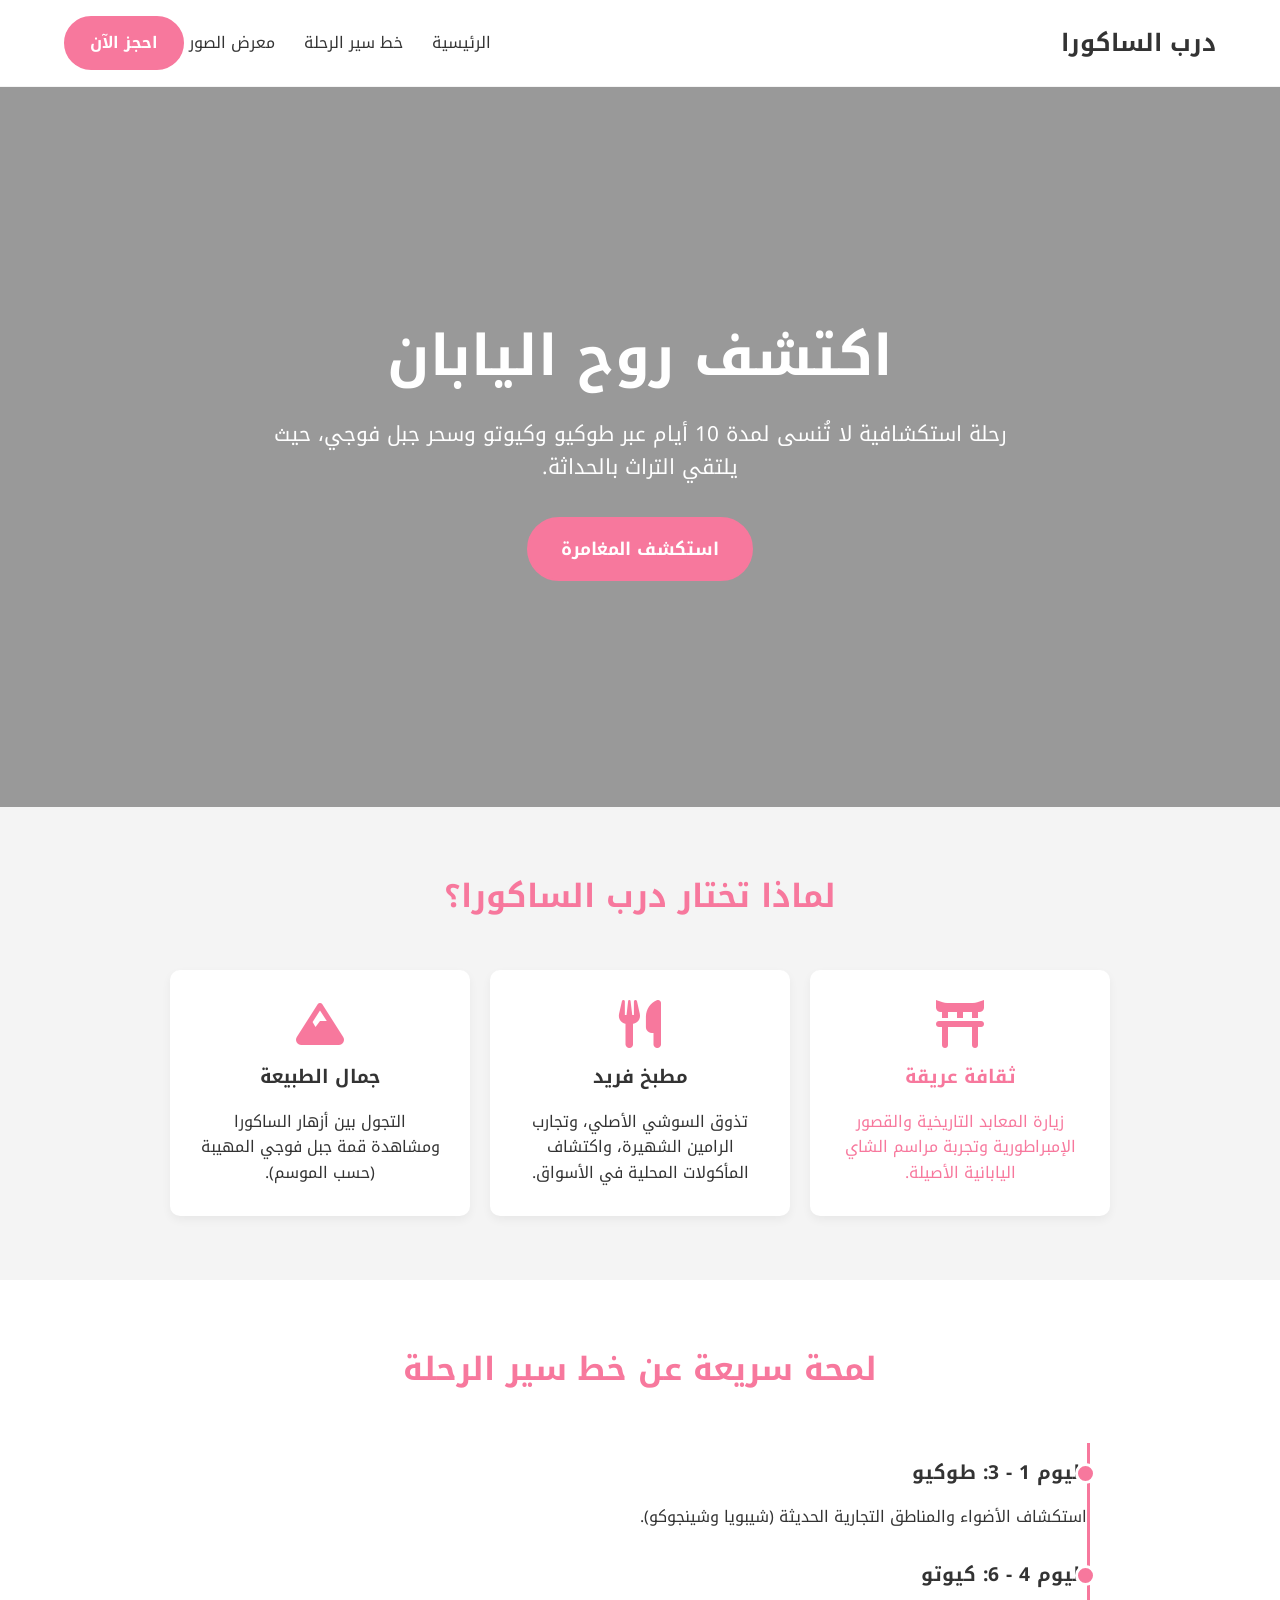
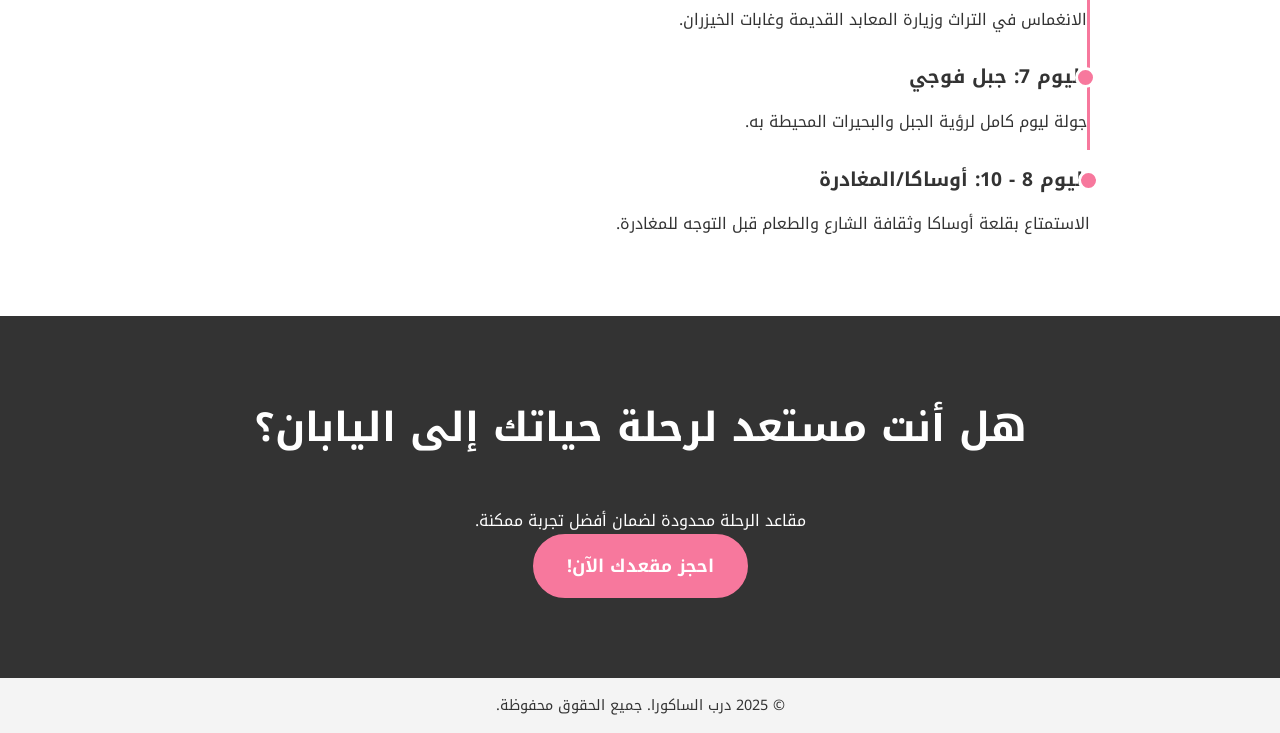
<file: index.html>
<!DOCTYPE html>
<html lang="ar" dir="rtl">
<head>
    <meta charset="UTF-8">
    <meta name="viewport" content="width=device-width, initial-scale=1.0">
    <title>درب الساكورا - اكتشف اليابان</title>
    <link rel="stylesheet" href="style.css">
    <link href="https://fonts.googleapis.com/css2?family=Noto+Kufi+Arabic:wght@400;700&display=swap" rel="stylesheet">
    <link rel="stylesheet" href="https://cdnjs.cloudflare.com/ajax/libs/font-awesome/6.0.0-beta3/css/all.min.css">
</head>
<body>

    <header>
        <div class="logo">درب الساكورا</div>
        <nav>
            <a href="#home">الرئيسية</a>
            <a href="#itinerary">خط سير الرحلة</a>
            <a href="gallery.html">معرض الصور</a>
            <a href="#booking" class="cta-button primary">احجز الآن</a>
        </nav>
    </header>

    <main>
        <section id="home" class="hero">
            <div class="hero-content">
                <h1>اكتشف روح اليابان</h1>
                <p>رحلة استكشافية لا تُنسى لمدة 10 أيام عبر طوكيو وكيوتو وسحر جبل فوجي، حيث يلتقي التراث بالحداثة.</p>
                <a href="#itinerary" class="cta-button large">استكشف المغامرة</a>
            </div>
        </section>

        <section class="highlights">
            <h2>لماذا تختار درب الساكورا؟</h2>
            <div class="highlight-cards">
                <div class="card">
                    <a href="">
                    <i class="fas fa-torii-gate"></i>
                    <h3>ثقافة عريقة</h3>
                    <p>زيارة المعابد التاريخية والقصور الإمبراطورية وتجربة مراسم الشاي اليابانية الأصيلة.</p>
                </a>
                </div>
                <div class="card">
                    <i class="fas fa-utensils"></i>
                    <h3>مطبخ فريد</h3>
                    <p>تذوق السوشي الأصلي، وتجارب الرامين الشهيرة، واكتشاف المأكولات المحلية في الأسواق.</p>
                </div>
                <div class="card">
                    <i class="fas fa-mountain"></i>
                    <h3>جمال الطبيعة</h3>
                    <p>التجول بين أزهار الساكورا ومشاهدة قمة جبل فوجي المهيبة (حسب الموسم).</p>
                </div>
            </div>
        </section>

        <section id="itinerary" class="itinerary">
            <h2>لمحة سريعة عن خط سير الرحلة</h2>
            <div class="itinerary-timeline">
                <div class="timeline-item">
                    <h4>اليوم 1 - 3: طوكيو</h4>
                    <p>استكشاف الأضواء والمناطق التجارية الحديثة (شيبويا وشينجوكو).</p>
                </div>
                <div class="timeline-item">
                    <h4>اليوم 4 - 6: كيوتو</h4>
                    <p>الانغماس في التراث وزيارة المعابد القديمة وغابات الخيزران.</p>
                </div>
                <div class="timeline-item">
                    <h4>اليوم 7: جبل فوجي</h4>
                    <p>جولة ليوم كامل لرؤية الجبل والبحيرات المحيطة به.</p>
                </div>
                <div class="timeline-item">
                    <h4>اليوم 8 - 10: أوساكا/المغادرة</h4>
                    <p>الاستمتاع بقلعة أوساكا وثقافة الشارع والطعام قبل التوجه للمغادرة.</p>
                </div>
            </div>
        </section>

        <section id="booking" class="final-cta">
            <h2>هل أنت مستعد لرحلة حياتك إلى اليابان؟</h2>
            <p>مقاعد الرحلة محدودة لضمان أفضل تجربة ممكنة.</p>
            <a href="booking.html" class="cta-button large">احجز مقعدك الآن!</a>
        </section>
    </main>

    <footer>
        <p>&copy; 2025 درب الساكورا. جميع الحقوق محفوظة.</p>
    </footer>
<script src="main.js"></script>
</body>
</html>
</file>
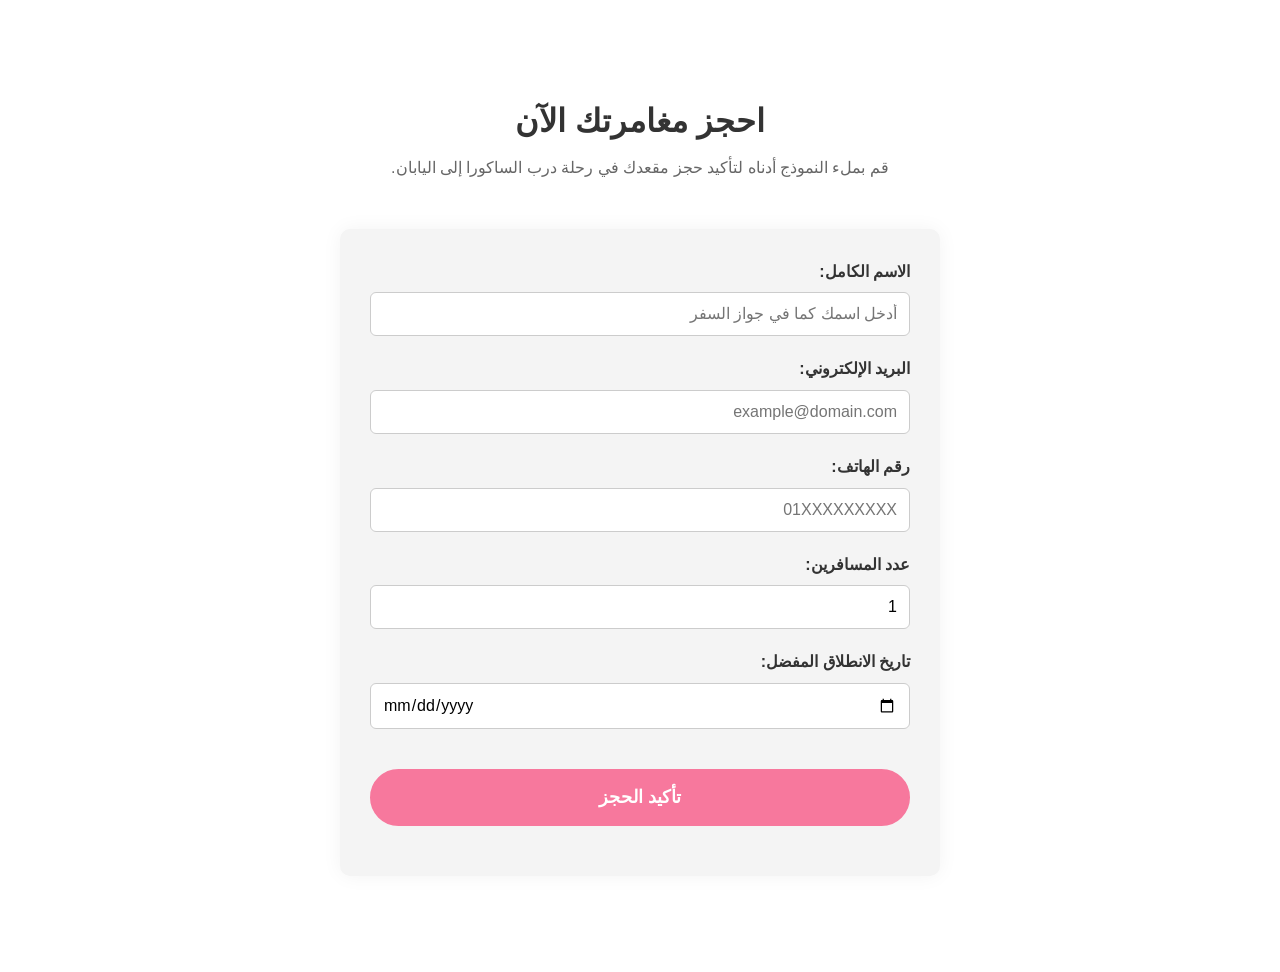
<file: booking.html>
<!DOCTYPE html>
<html lang="en">
<head>
    <meta charset="UTF-8">
    <meta name="viewport" content="width=device-width, initial-scale=1.0">
    <link rel="stylesheet" href="style.css">
    <title>Document</title>
</head>
<body>
    <section id="booking" class="booking-section">
        <h2>احجز مغامرتك الآن</h2>
        <p class="subtitle">قم بملء النموذج أدناه لتأكيد حجز مقعدك في رحلة درب الساكورا إلى اليابان.</p>
        
        <form class="booking-form">
            <div class="form-group">
                <label for="name">الاسم الكامل:</label>
                <input type="text" id="name" name="name" required placeholder="أدخل اسمك كما في جواز السفر">
            </div>
            
            <div class="form-group">
                <label for="email">البريد الإلكتروني:</label>
                <input type="email" id="email" name="email" required placeholder="example@domain.com">
            </div>
            
            <div class="form-group">
                <label for="phone">رقم الهاتف:</label>
                <input type="tel" id="phone" name="phone" required placeholder="01XXXXXXXXX">
            </div>
            
            <div class="form-group">
                <label for="travelers">عدد المسافرين:</label>
                <input type="number" id="travelers" name="travelers" min="1" required value="1">
            </div>
            
            <div class="form-group">
                <label for="date">تاريخ الانطلاق المفضل:</label>
                <input type="date" id="date" name="date" required>
            </div>
            
            <button type="submit" class="cta-button large">تأكيد الحجز</button>
            <p id="form-message" class="message"></p>
        </form>
    </section>
</main>


</body>
</html>
</file>
<file: style.css>
/*
    ملف CSS (style.css) لتصميم صفحة "درب الساكورا"
    التركيز على الجمالية والوضوح والاتجاه من اليمين لليسار (RTL)
*/

/* الألوان */
:root {
    --primary-color: #333; /* لون أساسي غامق */
    --accent-color: #f7789d; /* لون الساكورا (وردي/ماجنتا) */
    --light-bg: #f4f4f4; /* خلفية فاتحة */
    --white: #ffffff;
    --font-family: 'Noto Kufi Arabic', sans-serif;
}

/* إعادة الضبط الأساسي */
* {
    box-sizing: border-box;
    margin: 0;
    padding: 0;
}

body {
    direction: rtl; /* الاتجاه من اليمين لليسار */
    font-family: var(--font-family);
    line-height: 1.6;
    color: var(--primary-color);
    background-color: var(--white);
}

h1, h2, h3, h4 {
    font-weight: 700;
    margin-bottom: 1rem;
}

a {
    text-decoration: none;
    color: var(--accent-color);
}

/* الأزرار (CTA) */
.cta-button {
    display: inline-block;
    padding: 0.75rem 1.5rem;
    border-radius: 50px;
    font-weight: 700;
    text-align: center;
    transition: background-color 0.3s ease;
    border: 2px solid var(--accent-color);
    background-color: var(--accent-color);
    color: var(--white);
}

.cta-button:hover {
    background-color: #e65c84; /* لون أغمق عند التمرير */
    border-color: #e65c84;
}

.cta-button.large {
    padding: 1rem 2rem;
    font-size: 1.1rem;
}

/* 1. شريط التنقل (Header) */
header {
    display: flex;
    justify-content: space-between;
    align-items: center;
    padding: 1rem 5%;
    background-color: var(--white);
    border-bottom: 1px solid var(--light-bg);
    position: sticky;
    top: 0;
    z-index: 1000;
}

header .logo {
    font-size: 1.5rem;
    font-weight: 700;
    color: var(--primary-color);
}

header nav a {
    margin-right: 1.5rem;
    color: var(--primary-color);
    transition: color 0.3s;
}

header nav a:hover {
    color: var(--accent-color);
}

header nav .cta-button {
    margin-right: 0;
}

/* 2. قسم البطل (Hero Section) */
/* *يجب استبدال رابط الصورة placeholder بصورة حقيقية لليابان* */
.hero {
    background: url('https://via.placeholder.com/1920x800/333333/ffffff?text=صورة+جبل+فوجي') center/cover no-repeat; 
    height: 80vh;
    display: flex;
    justify-content: center;
    align-items: center;
    text-align: center;
    color: var(--white);
    position: relative;
}

.hero::before { /* طبقة تظليل لزيادة وضوح النص */
    content: '';
    position: absolute;
    top: 0;
    right: 0;
    bottom: 0;
    left: 0;
    background-color: rgba(0, 0, 0, 0.4);
}

.hero-content {
    z-index: 10;
    max-width: 800px;
    padding: 20px;
}

.hero h1 {
    font-size: 3.5rem;
    margin-bottom: 1rem;
}

.hero p {
    font-size: 1.3rem;
    margin-bottom: 2rem;
}

/* الأقسام العامة (Sections) */
section {
    padding: 4rem 5%;
    text-align: center;
}

section h2 {
    font-size: 2rem;
    margin-bottom: 3rem;
    color: var(--accent-color);
}

/* 3. أبرز ما يميز الرحلة (Highlights) */
.highlights {
    background-color: var(--light-bg);
}

.highlight-cards {
    display: flex;
    gap: 20px;
    justify-content: center;
    flex-wrap: wrap;
}

.highlight-cards .card {
    background-color: var(--white);
    padding: 30px;
    border-radius: 10px;
    box-shadow: 0 4px 10px rgba(0, 0, 0, 0.05);
    max-width: 300px;
    transition: transform 0.3s;
}

.highlight-cards .card:hover {
    transform: translateY(-5px);
}

.highlight-cards i {
    font-size: 3rem;
    color: var(--accent-color);
    margin-bottom: 15px;
}

/* 4. لمحة عن خط السير (Itinerary) */
.itinerary {
    background-color: var(--white);
}

.itinerary-timeline {
    max-width: 900px;
    margin: 0 auto;
    text-align: right;
}

.timeline-item {
    padding: 15px 0 15px 30px;
    border-right: 3px solid var(--accent-color);
    position: relative;
}

.timeline-item:last-child {
    border-right: none;
}

.timeline-item h4 {
    color: var(--primary-color);
    font-size: 1.2rem;
}

.timeline-item::before { /* نقطة على الخط الزمني */
    content: '';
    width: 15px;
    height: 15px;
    background-color: var(--accent-color);
    border-radius: 50%;
    position: absolute;
    right: -9px;
    top: 20px;
    border: 3px solid var(--white);
}

/* 5. دعوة للحجز (Final CTA) */
.final-cta {
    background-color: var(--primary-color);
    color: var(--white);
    padding: 5rem 5%;
}

.final-cta h2 {
    color: var(--white);
    font-size: 2.5rem;
}

/* التذييل (Footer) */
footer {
    padding: 1rem 5%;
    background-color: var(--light-bg);
    color: var(--primary-color);
    text-align: center;
    font-size: 0.9rem;
}

/* استجابة التصميم (Media Queries) - يجعل التصميم جيدًا على الهاتف */
@media (max-width: 768px) {
    header {
        flex-direction: column;
    }
    header nav {
        margin-top: 1rem;
    }
    header nav a {
        margin: 0 0.5rem;
    }
    .hero {
        height: 60vh;
    }
    .hero h1 {
        font-size: 2.5rem;
    }
    .highlight-cards .card {
        max-width: 100%;
    }
    .itinerary-timeline {
        text-align: right;
    }
    /* تعديل الخط الزمني ليصبح من اليمين (RTL) */
    .timeline-item {
        border-right: 3px solid var(--accent-color);
        border-left: none;
        padding-left: 30px;
        padding-right: 0;
    }
    .timeline-item::before {
        right: -9px;
        left: auto;
    }
}

/* 6. معرض الصور (Gallery Section) */

.gallery-section {
background-color: var(--light-bg); /* اللون الرمادي الفاتح النظيف */
}

.gallery-section p {
margin-bottom: 3rem;
color: #666;
}

/* تصميم شبكة الصور (Gallery Grid) */
.gallery-grid {
/* يجعل العناصر تتجاوب وتنتظم في صفوف متعددة */
display: grid;
grid-template-columns: repeat(auto-fit, minmax(300px, 1fr));
gap: 20px;
max-width: 1200px;
margin: 0 auto;
padding: 0 10px;
}

.gallery-item {
position: relative;
overflow: hidden;
border-radius: 8px;
box-shadow: 0 4px 15px rgba(0, 0, 0, 0.1);
cursor: pointer;
transition: transform 0.3s ease;
}

.gallery-item:hover {
transform: scale(1.03); /* تكبير بسيط عند التمرير */
}

.gallery-item img {
width: 100%;
height: 100%;
object-fit: cover; /* يضمن تغطية العنصر بالصورة دون تشويه */
display: block;
transition: opacity 0.3s ease;
}

/* التسمية التوضيحية (Caption) */
.caption {
position: absolute;
bottom: 0;
right: 0;
width: 100%;
background-color: rgba(0, 0, 0, 0.6);
color: var(--white);
padding: 10px;
text-align: right;
font-size: 0.9rem;
opacity: 0; /* مخفية افتراضياً */
transform: translateY(100%);
transition: opacity 0.4s ease, transform 0.4s ease;
}

/* إظهار التسمية عند التمرير */
.gallery-item:hover .caption {
opacity: 1;
transform: translateY(0);
}

/* 7. قسم الحجز (Booking Section) */

.booking-section {
background-color: var(--white);
padding: 6rem 5%;
}

.booking-section h2 {
color: var(--primary-color);
margin-bottom: 0.5rem;
}

.booking-section .subtitle {
margin-bottom: 3rem;
color: #666;
}

.booking-form {
max-width: 600px;
margin: 0 auto;
text-align: right; 
padding: 30px;
border-radius: 10px;
background-color: var(--light-bg);
box-shadow: 0 0 20px rgba(0, 0, 0, 0.05);
}

.form-group {
margin-bottom: 20px;
}

.form-group label {
display: block;
font-weight: 700;
margin-bottom: 8px;
color: var(--primary-color);
}

.form-group input[type="text"],
.form-group input[type="email"],
.form-group input[type="tel"],
.form-group input[type="number"],
.form-group input[type="date"] {
width: 100%;
padding: 12px;
border: 1px solid #ccc;
border-radius: 6px;
font-family: inherit;
font-size: 1rem;
direction: rtl; /* لضمان ظهور النص داخل الحقل بشكل سليم */
}

/* تخصيص زر التأكيد */
.booking-form .cta-button {
width: 100%;
margin-top: 20px;
}

.message {
text-align: center;
margin-top: 20px;
font-weight: 700;
/* سيتم تعيين اللون في JS */
}
</file>
